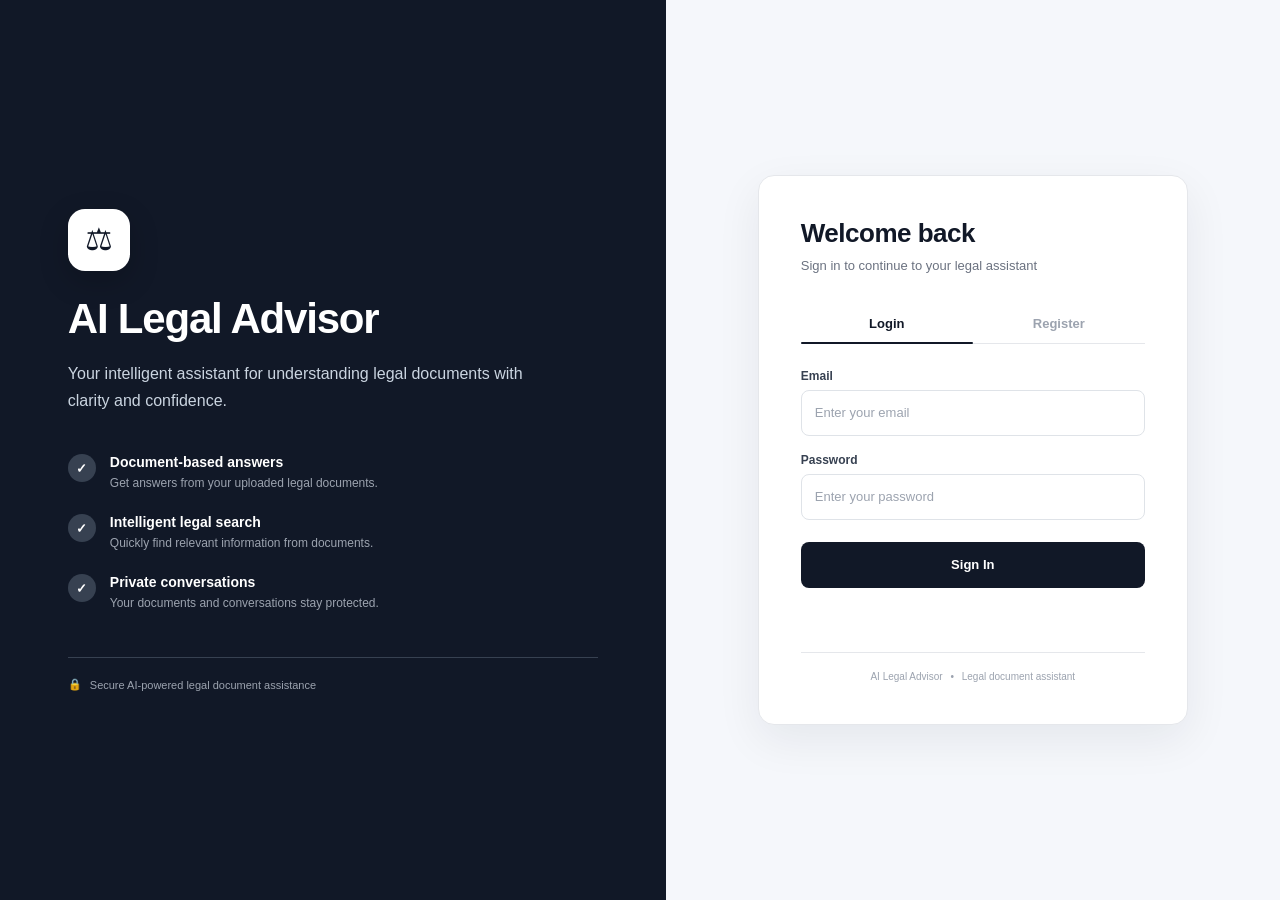
<file: frontend/index.html>
<!DOCTYPE html>
<html lang="en">

<head>

    <meta charset="UTF-8">

    <meta
        name="viewport"
        content="width=device-width, initial-scale=1.0"
    >

    <title>AI Legal Advisor</title>

    <link
        rel="stylesheet"
        href="/frontend/style.css"
    >

</head>

<body>

    <main class="page">

        <!-- =====================================
             LEFT BRAND SECTION
        ====================================== -->

        <section class="brand-section">

            <div class="brand-content">

                <div class="logo">
                    ⚖
                </div>

                <h1>
                    AI Legal Advisor
                </h1>

                <p class="brand-description">
                    Your intelligent assistant for
                    understanding legal documents
                    with clarity and confidence.
                </p>


                <div class="feature-list">

                    <div class="feature">

                        <span class="feature-icon">
                            ✓
                        </span>

                        <div>
                            <strong>
                                Document-based answers
                            </strong>

                            <p>
                                Get answers from your uploaded legal documents.
                            </p>
                        </div>

                    </div>


                    <div class="feature">

                        <span class="feature-icon">
                            ✓
                        </span>

                        <div>
                            <strong>
                                Intelligent legal search
                            </strong>

                            <p>
                                Quickly find relevant information from documents.
                            </p>
                        </div>

                    </div>


                    <div class="feature">

                        <span class="feature-icon">
                            ✓
                        </span>

                        <div>
                            <strong>
                                Private conversations
                            </strong>

                            <p>
                                Your documents and conversations stay protected.
                            </p>
                        </div>

                    </div>

                </div>


                <div class="legal-note">

                    <span>🔒</span>

                    Secure AI-powered legal document assistance

                </div>

            </div>

        </section>


        <!-- =====================================
             AUTH SECTION
        ====================================== -->

        <section class="auth-section">

            <div class="auth-card">


                <div class="mobile-logo">

                    <div class="logo">
                        ⚖
                    </div>

                    <h1>
                        AI Legal Advisor
                    </h1>

                </div>


                <div class="auth-heading">

                    <h2 id="authTitle">
                        Welcome back
                    </h2>

                    <p id="authSubtitle">
                        Sign in to continue to your legal assistant
                    </p>

                </div>


                <!-- =================================
                     TABS
                ================================== -->

                <div class="tabs">

                    <button
                        id="loginTab"
                        class="tab active"
                        onclick="showLogin()"
                    >
                        Login
                    </button>

                    <button
                        id="registerTab"
                        class="tab"
                        onclick="showRegister()"
                    >
                        Register
                    </button>

                </div>


                <!-- =================================
                     LOGIN
                ================================== -->

                <form
                    id="loginForm"
                    onsubmit="login(event)"
                >

                    <div class="input-group">

                        <label for="loginEmail">
                            Email
                        </label>

                        <input
                            type="email"
                            id="loginEmail"
                            placeholder="Enter your email"
                            autocomplete="email"
                            required
                        >

                    </div>


                    <div class="input-group">

                        <label for="loginPassword">
                            Password
                        </label>

                        <input
                            type="password"
                            id="loginPassword"
                            placeholder="Enter your password"
                            autocomplete="current-password"
                            required
                        >

                    </div>


                    <button
                        type="submit"
                        class="primary-btn"
                    >
                        Sign In
                    </button>

                </form>


                <!-- =================================
                     REGISTER
                ================================== -->

                <form
                    id="registerForm"
                    class="hidden"
                    onsubmit="register(event)"
                >

                    <div class="input-group">

                        <label for="registerName">
                            Full Name
                        </label>

                        <input
                            type="text"
                            id="registerName"
                            placeholder="Enter your full name"
                            autocomplete="name"
                            required
                        >

                    </div>


                    <div class="input-group">

                        <label for="registerEmail">
                            Email
                        </label>

                        <input
                            type="email"
                            id="registerEmail"
                            placeholder="Enter your email"
                            autocomplete="email"
                            required
                        >

                    </div>


                    <div class="input-group">

                        <label for="registerPassword">
                            Password
                        </label>

                        <input
                            type="password"
                            id="registerPassword"
                            placeholder="Create a password"
                            autocomplete="new-password"
                            required
                        >

                    </div>


                    <button
                        type="submit"
                        class="primary-btn"
                    >
                        Create Account
                    </button>

                </form>


                <!-- =================================
                     MESSAGE
                ================================== -->

                <p
                    id="message"
                    class="message"
                ></p>


                <div class="auth-footer">

                    AI Legal Advisor

                    <span>•</span>

                    Legal document assistant

                </div>

            </div>

        </section>

    </main>


    <script src="/frontend/script.js"></script>

</body>

</html>
</file>
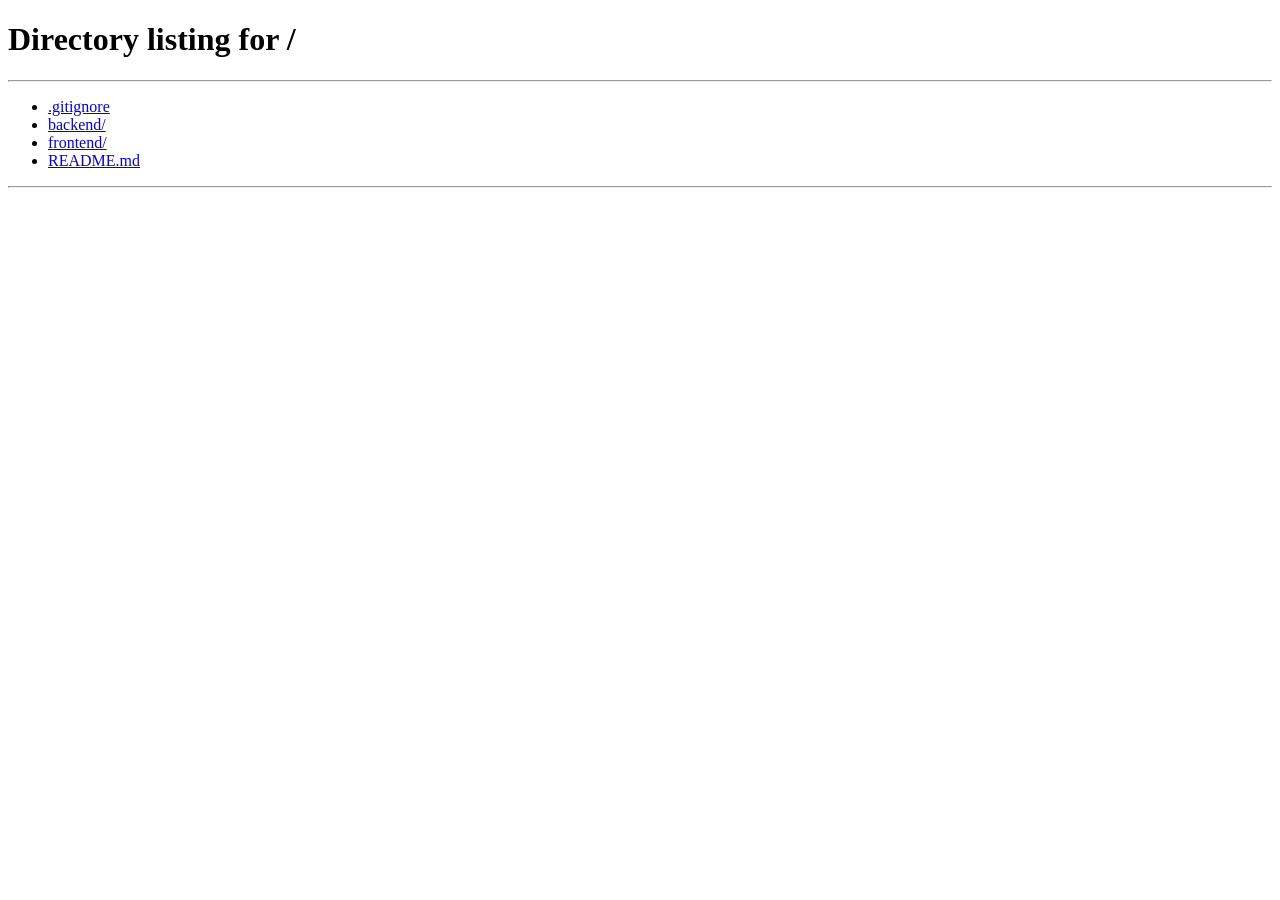
<file: frontend/chat.html>
<!DOCTYPE html>
<html lang="en">

<head>

    <meta charset="UTF-8">

    <meta
        name="viewport"
        content="width=device-width, initial-scale=1.0"
    >

    <title>Legal Chat | AI Legal Advisor</title>

    <link
        rel="stylesheet"
        href="/frontend/chat.css"
    >

</head>

<body>

    <!-- =========================================
         TOP NAVBAR
    ========================================== -->

    <header class="navbar">

        <div class="brand">

            <div class="brand-icon">
                ⚖
            </div>

            <div>

                <div class="brand-title">
                    AI Legal Advisor
                </div>

                <div class="brand-subtitle">
                    Intelligent Legal Assistant
                </div>

            </div>

        </div>


        <div class="nav-actions">

            <button
                class="dashboard-btn"
                onclick="goDashboard()"
            >
                Dashboard
            </button>

            <button
                class="logout-btn"
                onclick="logout()"
            >
                Logout
            </button>

        </div>

    </header>


    <!-- =========================================
         MAIN CHAT LAYOUT
    ========================================== -->

    <main class="chat-layout">


        <!-- =====================================
             SIDEBAR
        ====================================== -->

        <aside class="sidebar">


            <button
                class="new-chat-btn"
                onclick="createConversation()"
            >

                <span class="plus-icon">
                    +
                </span>

                New Conversation

            </button>


            <div class="sidebar-heading">

                <span>
                    Conversations
                </span>

                <span
                    id="conversationCount"
                    class="conversation-count"
                >
                    0
                </span>

            </div>


            <div
                id="conversationList"
                class="conversation-list"
            >

                <div class="sidebar-loading">

                    Loading conversations...

                </div>

            </div>


            <div class="sidebar-footer">

                <div class="secure-badge">

                    🔒 Your conversations are private

                </div>

            </div>

        </aside>


        <!-- =====================================
             CHAT CONTENT
        ====================================== -->

        <section class="chat-area">


            <!-- CHAT HEADER -->

            <div class="chat-header">

                <div>

                    <div class="chat-title-row">

                        <h1 id="chatTitle">
                            Legal Assistant
                        </h1>

                        <span class="online-dot"></span>

                    </div>

                    <p id="chatSubtitle">
                        Ask questions based on your uploaded legal documents.
                    </p>

                </div>

            </div>


            <!-- Hidden conversation ID -->

            <input
                type="hidden"
                id="conversationId"
            >


            <!-- =================================
                 MESSAGES
            ================================== -->

            <div
                id="messages"
                class="messages"
            >

                <div class="welcome-screen">

                    <div class="welcome-icon">
                        ⚖
                    </div>

                    <h2>
                        Welcome to your Legal Assistant
                    </h2>

                    <p id="WelcomeText">
                        Your conservation is ready.Ask a question about your document.
                    </p>

                    <div class="suggestions">

                        <button
                            onclick="useSuggestion(
                                'What are the main features of legal rights?'
                            )"
                        >
                            What are the main features of legal rights?
                        </button>

                        <button
                            onclick="useSuggestion(
                                'What fundamental rights are mentioned in the document?'
                            )"
                        >
                            What fundamental rights are mentioned?
                        </button>

                    </div>

                </div>

            </div>


            <!-- =================================
                 INPUT AREA
            ================================== -->

            <div class="input-container">

                <div class="input-box">

                    <textarea
                        id="question"
                        rows="1"
                        placeholder="Ask a legal question..."
                        onkeydown="handleEnter(event)"
                    ></textarea>


                    <button
                        id="askButton"
                        class="send-btn"
                        onclick="askQuestion()"
                        title="Send question"
                    >

                        <span id="sendIcon">
                            ➤
                        </span>

                    </button>

                </div>


                <div class="input-footer">

                    <span>
                        AI-generated answers are based only on your uploaded documents.
                    </span>

                    <span>
                        Press Enter to send
                    </span>

                </div>

            </div>


            <!-- STATUS -->

            <div
                id="statusMessage"
                class="status-message"
            ></div>


        </section>

    </main>


    <script src="/frontend/chat.js"></script>

</body>

</html>
</file>
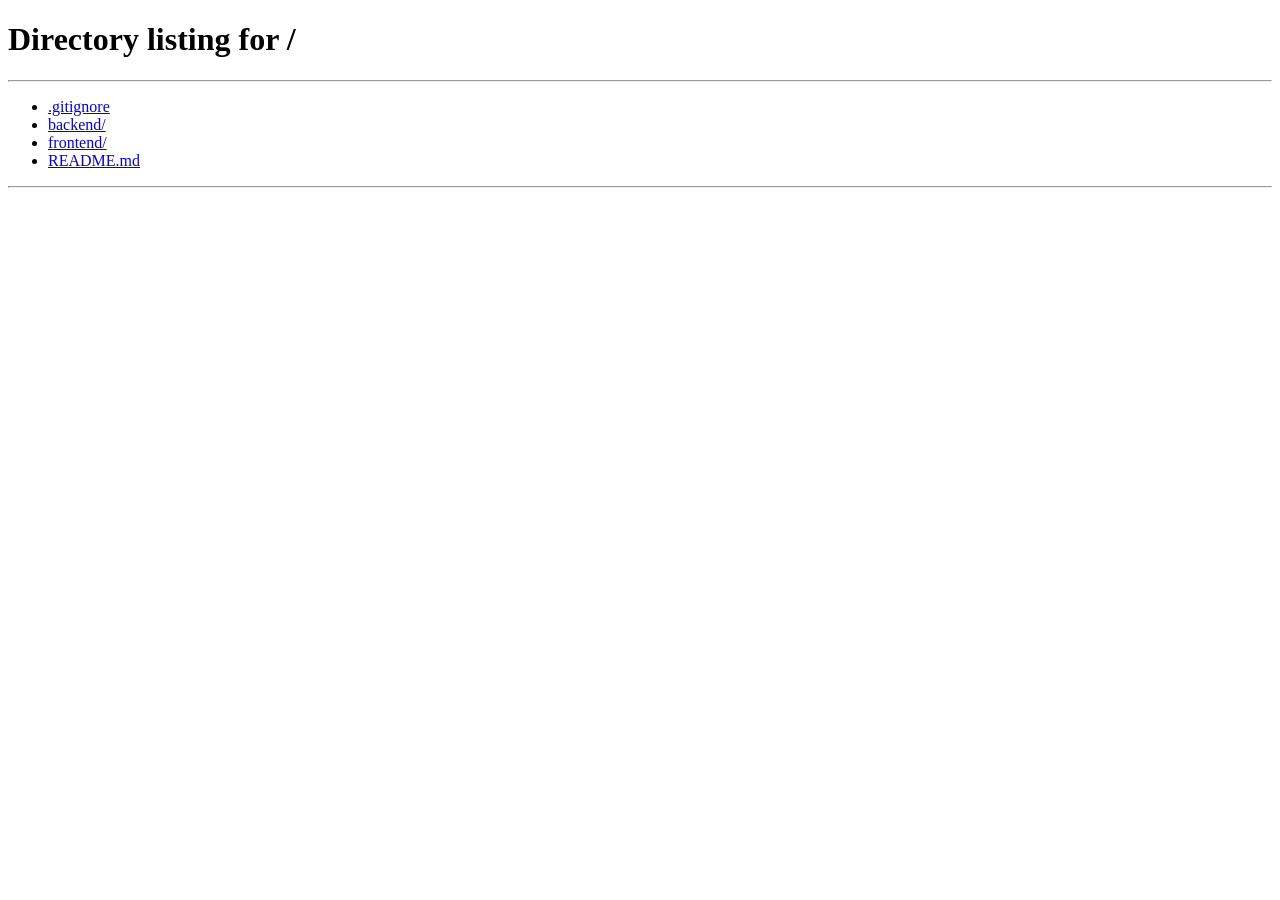
<file: frontend/dashboard.html>
<!DOCTYPE html>
<html lang="en">

<head>

    <meta charset="UTF-8">

    <meta
        name="viewport"
        content="width=device-width, initial-scale=1.0"
    >

    <title>AI Legal Advisor</title>

    <link
        rel="stylesheet"
        href="/frontend/dashboard.css"
    >

</head>

<body>

<header class="navbar">

    <div class="brand">
        <div class="brand-icon">⚖</div>

        <div>
            <div class="brand-title">
                AI Legal Advisor
            </div>

            <div class="brand-subtitle">
                Understand your legal documents with AI
            </div>
        </div>
    </div>

    <button
        class="logout-btn"
        onclick="logout()"
    >
        Logout
    </button>

</header>


<main class="dashboard-container">

    <!-- ==========================================
         INTRO
    =========================================== -->

    <section class="intro-section">

        <h1>
            Your Legal Workspace
        </h1>

        <p>
            Upload a legal document, understand its important points,
            and ask AI questions about it.
        </p>

    </section>


    <!-- ==========================================
         LEGAL VALUES
    =========================================== -->

    <section class="values-grid">

        <div class="value-card">

            <div class="value-icon">
                ⚖
            </div>

            <div>

                <h3>
                    Equality & Dignity
                </h3>

                <p>
                    Everyone deserves fair and respectful treatment.
                </p>

            </div>

        </div>


        <div class="value-card">

            <div class="value-icon">
                🛡
            </div>

            <div>

                <h3>
                    Human Rights
                </h3>

                <p>
                    Basic rights protect freedom, safety and dignity.
                </p>

            </div>

        </div>


        <div class="value-card">

            <div class="value-icon">
                ⚙
            </div>

            <div>

                <h3>
                    Justice & Fairness
                </h3>

                <p>
                    Legal systems help protect rights and resolve disputes.
                </p>

            </div>

        </div>

    </section>


    <!-- ==========================================
         UPLOAD
    =========================================== -->

    <section class="upload-card">

        <div class="upload-icon">
            📄
        </div>

        <div class="upload-content">

            <h2>
                Upload a Legal Document
            </h2>

            <p>
                Upload a PDF and get an automatic AI analysis
                of its important points.
            </p>

            <label
                for="pdfFile"
                class="choose-file-btn"
            >
                + Choose PDF
            </label>

            <input
                type="file"
                id="pdfFile"
                accept=".pdf,application/pdf"
                hidden
            >

            <button
                id="uploadBtn"
                class="upload-btn"
                onclick="uploadDocument()"
            >
                Upload PDF
            </button>

            <div
                id="uploadMessage"
                class="upload-message"
            ></div>

        </div>

    </section>


    <!-- ==========================================
         DOCUMENTS
    =========================================== -->

    <section class="documents-section">

        <div class="section-title-row">

            <div>

                <h2>
                    Your Documents
                </h2>

                <p>
                    View analysis or ask questions about your documents.
                </p>

            </div>

            <button
                class="refresh-btn"
                onclick="loadDocuments()"
            >
                ↻ Refresh
            </button>

        </div>


        <div
            id="documentsList"
            class="documents-grid"
        >

            <div class="loading">
                Loading documents...
            </div>

        </div>

    </section>


    <!-- ==========================================
         WORKSPACE
    =========================================== -->

    <section class="workspace-section">

        <h2>
            Workspace
        </h2>

        <div class="workspace-grid">

            <div class="workspace-card">

                <div class="workspace-icon">
                    📑
                </div>

                <h3>
                    Summary
                </h3>

                <p>
                    Read the important points and AI-generated
                    analysis of your uploaded documents.
                </p>

                <p class="workspace-note">
                    Select a document above to view its analysis.
                </p>

            </div>


            <div class="workspace-card">

                <div class="workspace-icon">
                    💬
                </div>

                <h3>
                    Chats
                </h3>

                <p>
                    Ask questions and discuss your uploaded
                    legal documents with AI.
                </p>

                <p class="workspace-note">
                    Use "Ask AI" on a document to start.
                </p>

            </div>

        </div>

    </section>

</main>


<script src="/frontend/dashboard.js"></script>

</body>

</html>
</file>
<file: frontend/style.css>
* {
    box-sizing: border-box;
    margin: 0;
    padding: 0;
}

:root {
    --bg: #f5f7fb;
    --white: #ffffff;
    --dark: #111827;
    --dark-hover: #000000;
    --text: #172033;
    --muted: #6b7280;
    --border: #e5e7eb;
    --soft: #f8fafc;
}


/* =========================================
   BODY
========================================= */

body {

    min-height: 100vh;

    font-family:
        Inter,
        -apple-system,
        BlinkMacSystemFont,
        "Segoe UI",
        Arial,
        sans-serif;

    background: var(--bg);

    color: var(--text);
}


/* =========================================
   PAGE
========================================= */

.page {

    min-height: 100vh;

    display: flex;
}


/* =========================================
   LEFT BRAND SECTION
========================================= */

.brand-section {

    width: 52%;

    min-height: 100vh;

    background: #111827;

    color: white;

    display: flex;

    align-items: center;

    justify-content: center;

    padding: 60px;
}


.brand-content {

    width: 100%;

    max-width: 530px;
}


.logo {

    width: 62px;

    height: 62px;

    border-radius: 17px;

    background: white;

    color: #111827;

    display: flex;

    align-items: center;

    justify-content: center;

    font-size: 31px;

    margin-bottom: 25px;

    box-shadow:
        0 10px 30px
        rgba(0, 0, 0, 0.2);
}


.brand-content h1 {

    font-size: 42px;

    line-height: 1.1;

    letter-spacing: -1.2px;

    margin-bottom: 18px;
}


.brand-description {

    max-width: 470px;

    font-size: 16px;

    line-height: 1.7;

    color: #cbd5e1;

    margin-bottom: 40px;
}


/* =========================================
   FEATURES
========================================= */

.feature-list {

    display: flex;

    flex-direction: column;

    gap: 22px;
}


.feature {

    display: flex;

    align-items: flex-start;

    gap: 14px;
}


.feature-icon {

    width: 28px;

    height: 28px;

    flex-shrink: 0;

    border-radius: 50%;

    background: #374151;

    display: flex;

    align-items: center;

    justify-content: center;

    font-size: 13px;

    font-weight: bold;
}


.feature strong {

    display: block;

    font-size: 14px;

    margin-bottom: 4px;
}


.feature p {

    color: #9ca3af;

    font-size: 12px;

    line-height: 1.5;
}


/* =========================================
   LEGAL NOTE
========================================= */

.legal-note {

    margin-top: 45px;

    padding-top: 20px;

    border-top: 1px solid #374151;

    color: #9ca3af;

    font-size: 11px;

    display: flex;

    align-items: center;

    gap: 8px;
}


/* =========================================
   AUTH SECTION
========================================= */

.auth-section {

    width: 48%;

    min-height: 100vh;

    display: flex;

    align-items: center;

    justify-content: center;

    padding: 40px;
}


.auth-card {

    width: 100%;

    max-width: 430px;

    background: var(--white);

    padding: 42px;

    border: 1px solid var(--border);

    border-radius: 16px;

    box-shadow:
        0 15px 45px
        rgba(15, 23, 42, 0.07);
}


/* =========================================
   MOBILE LOGO
========================================= */

.mobile-logo {

    display: none;
}


/* =========================================
   AUTH HEADING
========================================= */

.auth-heading {

    margin-bottom: 28px;
}


.auth-heading h2 {

    font-size: 26px;

    letter-spacing: -0.5px;

    color: #111827;

    margin-bottom: 7px;
}


.auth-heading p {

    font-size: 13px;

    line-height: 1.5;

    color: var(--muted);
}


/* =========================================
   TABS
========================================= */

.tabs {

    display: flex;

    border-bottom: 1px solid var(--border);

    margin-bottom: 25px;
}


.tab {

    flex: 1;

    padding: 12px 8px;

    border: none;

    background: transparent;

    color: #9ca3af;

    cursor: pointer;

    font-size: 13px;

    font-weight: 600;

    position: relative;

    transition: 0.2s ease;
}


.tab:hover {

    color: #374151;
}


.tab.active {

    color: #111827;
}


.tab.active::after {

    content: "";

    position: absolute;

    left: 0;

    right: 0;

    bottom: -1px;

    height: 2px;

    background: #111827;

    border-radius: 3px;
}


/* =========================================
   FORM
========================================= */

form {

    display: flex;

    flex-direction: column;

    gap: 17px;
}


.input-group {

    display: flex;

    flex-direction: column;

    gap: 7px;
}


.input-group label {

    font-size: 12px;

    font-weight: 600;

    color: #374151;
}


.input-group input {

    width: 100%;

    height: 46px;

    padding: 0 13px;

    border: 1px solid #dfe3e8;

    border-radius: 8px;

    background: white;

    color: #111827;

    font-family: inherit;

    font-size: 13px;

    outline: none;

    transition: 0.2s ease;
}


.input-group input::placeholder {

    color: #9ca3af;
}


.input-group input:hover {

    border-color: #cbd5e1;
}


.input-group input:focus {

    border-color: #6b7280;

    box-shadow:
        0 0 0 3px
        rgba(107, 114, 128, 0.1);
}


/* =========================================
   PRIMARY BUTTON
========================================= */

.primary-btn {

    width: 100%;

    height: 46px;

    margin-top: 5px;

    border: none;

    border-radius: 8px;

    background: #111827;

    color: white;

    cursor: pointer;

    font-family: inherit;

    font-size: 13px;

    font-weight: 600;

    transition: 0.2s ease;
}


.primary-btn:hover {

    background: #000000;

    transform: translateY(-1px);

    box-shadow:
        0 7px 18px
        rgba(15, 23, 42, 0.15);
}


.primary-btn:active {

    transform: translateY(0);
}


/* =========================================
   MESSAGE
========================================= */

.message {

    min-height: 20px;

    margin-top: 16px;

    text-align: center;

    font-size: 12px;

    color: #6b7280;
}


/* =========================================
   FOOTER
========================================= */

.auth-footer {

    margin-top: 28px;

    padding-top: 18px;

    border-top: 1px solid var(--border);

    text-align: center;

    color: #9ca3af;

    font-size: 10px;
}


.auth-footer span {

    margin: 0 5px;
}


/* =========================================
   HIDDEN
========================================= */

.hidden {

    display: none !important;
}


/* =========================================
   RESPONSIVE — TABLET
========================================= */

@media (max-width: 900px) {

    .brand-section {

        width: 45%;

        padding: 40px;
    }

    .auth-section {

        width: 55%;

        padding: 25px;
    }

    .brand-content h1 {

        font-size: 34px;
    }

    .brand-description {

        font-size: 14px;
    }

    .auth-card {

        padding: 32px;
    }

}


/* =========================================
   RESPONSIVE — MOBILE
========================================= */

@media (max-width: 700px) {

    .page {

        display: block;

        min-height: 100vh;
    }


    .brand-section {

        display: none;
    }


    .auth-section {

        width: 100%;

        min-height: 100vh;

        padding: 20px;

        align-items: center;
    }


    .auth-card {

        max-width: 450px;

        padding: 30px 24px;

        border-radius: 14px;
    }


    .mobile-logo {

        display: flex;

        flex-direction: column;

        align-items: center;

        margin-bottom: 25px;
    }


    .mobile-logo .logo {

        width: 50px;

        height: 50px;

        font-size: 25px;

        margin-bottom: 10px;

        background: #111827;

        color: white;
    }


    .mobile-logo h1 {

        font-size: 19px;

        color: #111827;
    }


    .auth-heading {

        text-align: center;
    }


    .auth-heading h2 {

        font-size: 23px;
    }

}


/* =========================================
   SMALL MOBILE
========================================= */

@media (max-width: 400px) {

    .auth-section {

        padding: 12px;
    }


    .auth-card {

        padding: 25px 18px;
    }


    .auth-heading h2 {

        font-size: 21px;
    }


    .input-group input {

        height: 44px;
    }


    .primary-btn {

        height: 44px;
    }

}
</file>
<file: frontend/chat.css>
* {
    box-sizing: border-box;
    margin: 0;
    padding: 0;
}

:root {
    --bg: #f5f7fb;
    --white: #ffffff;
    --border: #e5e7eb;
    --text: #172033;
    --muted: #6b7280;
    --primary: #1f2937;
    --primary-hover: #111827;
    --sidebar: #ffffff;
    --user: #1f2937;
    --ai: #f8fafc;
    --shadow: 0 8px 30px rgba(15, 23, 42, 0.06);
}


/* =========================================
   BODY
========================================= */

body {

    font-family:
        Inter,
        -apple-system,
        BlinkMacSystemFont,
        "Segoe UI",
        Arial,
        sans-serif;

    background: var(--bg);

    color: var(--text);

    height: 100vh;

    overflow: hidden;
}


/* =========================================
   NAVBAR
========================================= */

.navbar {

    height: 68px;

    background: var(--white);

    border-bottom: 1px solid var(--border);

    display: flex;

    align-items: center;

    justify-content: space-between;

    padding: 0 28px;

    position: relative;

    z-index: 10;
}


.brand {

    display: flex;

    align-items: center;

    gap: 12px;
}


.brand-icon {

    width: 40px;

    height: 40px;

    border-radius: 10px;

    background: #111827;

    color: white;

    display: flex;

    align-items: center;

    justify-content: center;

    font-size: 21px;
}


.brand-title {

    font-size: 16px;

    font-weight: 700;

    letter-spacing: -0.2px;
}


.brand-subtitle {

    font-size: 11px;

    color: var(--muted);

    margin-top: 2px;
}


.nav-actions {

    display: flex;

    align-items: center;

    gap: 10px;
}


.dashboard-btn,
.logout-btn {

    border: 1px solid var(--border);

    background: white;

    padding: 9px 15px;

    border-radius: 8px;

    font-size: 13px;

    cursor: pointer;

    transition: 0.2s ease;
}


.dashboard-btn:hover {

    background: #f8fafc;
}


.logout-btn {

    background: #111827;

    color: white;

    border-color: #111827;
}


.logout-btn:hover {

    background: #000;
}


/* =========================================
   MAIN LAYOUT
========================================= */

.chat-layout {

    height: calc(100vh - 68px);

    display: flex;
}


/* =========================================
   SIDEBAR
========================================= */

.sidebar {

    width: 285px;

    min-width: 285px;

    background: var(--sidebar);

    border-right: 1px solid var(--border);

    display: flex;

    flex-direction: column;

    padding: 20px 15px;
}


.new-chat-btn {

    width: 100%;

    height: 44px;

    border: none;

    border-radius: 9px;

    background: var(--primary);

    color: white;

    font-size: 13px;

    font-weight: 600;

    cursor: pointer;

    display: flex;

    align-items: center;

    justify-content: center;

    gap: 8px;

    transition: 0.2s ease;
}


.new-chat-btn:hover {

    background: var(--primary-hover);

    transform: translateY(-1px);
}


.plus-icon {

    font-size: 19px;

    line-height: 1;
}


.sidebar-heading {

    display: flex;

    align-items: center;

    justify-content: space-between;

    margin: 25px 6px 12px;

    font-size: 12px;

    font-weight: 700;

    color: #4b5563;

    text-transform: uppercase;

    letter-spacing: 0.6px;
}


.conversation-count {

    min-width: 22px;

    height: 20px;

    padding: 0 6px;

    border-radius: 10px;

    background: #f1f5f9;

    color: #64748b;

    display: flex;

    align-items: center;

    justify-content: center;

    font-size: 10px;
}


.conversation-list {

    flex: 1;

    overflow-y: auto;

    padding-right: 3px;
}


.conversation-list::-webkit-scrollbar {

    width: 5px;
}


.conversation-list::-webkit-scrollbar-thumb {

    background: #d1d5db;

    border-radius: 10px;
}


.conversation-item {

    padding: 12px 11px;

    border-radius: 9px;

    margin-bottom: 5px;

    cursor: pointer;

    border: 1px solid transparent;

    transition: 0.18s ease;

    position: relative;
}


.conversation-item:hover {

    background: #f8fafc;
}


.conversation-item.active {

    background: #f1f5f9;

    border-color: #e2e8f0;
}


.conversation-item.active::before {

    content: "";

    position: absolute;

    left: -1px;

    top: 10px;

    bottom: 10px;

    width: 3px;

    background: #111827;

    border-radius: 3px;
}


.conversation-title {

    font-size: 13px;

    font-weight: 600;

    color: #1f2937;

    white-space: nowrap;

    overflow: hidden;

    text-overflow: ellipsis;
}


.conversation-id {

    font-size: 10px;

    color: #9ca3af;

    margin-top: 4px;
}


.sidebar-loading,
.no-conversations {

    text-align: center;

    color: #9ca3af;

    font-size: 12px;

    padding: 25px 8px;
}


.sidebar-footer {

    border-top: 1px solid var(--border);

    padding-top: 14px;

    margin-top: 10px;
}


.secure-badge {

    font-size: 10px;

    color: #9ca3af;

    text-align: center;
}


/* =========================================
   CHAT AREA
========================================= */

.chat-area {

    flex: 1;

    min-width: 0;

    display: flex;

    flex-direction: column;

    padding: 0;

    background: var(--bg);
}


/* =========================================
   CHAT HEADER
========================================= */

.chat-header {

    min-height: 82px;

    background: white;

    border-bottom: 1px solid var(--border);

    display: flex;

    align-items: center;

    padding: 0 30px;
}


.chat-title-row {

    display: flex;

    align-items: center;

    gap: 8px;
}


.chat-header h1 {

    font-size: 18px;

    font-weight: 700;

    color: #111827;
}


.chat-header p {

    font-size: 12px;

    color: var(--muted);

    margin-top: 5px;
}


.online-dot {

    width: 7px;

    height: 7px;

    border-radius: 50%;

    background: #22c55e;
}


/* =========================================
   MESSAGES
========================================= */

.messages {

    flex: 1;

    overflow-y: auto;

    padding: 30px;

    scroll-behavior: smooth;
}


.messages::-webkit-scrollbar {

    width: 7px;
}


.messages::-webkit-scrollbar-thumb {

    background: #d1d5db;

    border-radius: 10px;
}


/* =========================================
   WELCOME SCREEN
========================================= */

.welcome-screen {

    max-width: 650px;

    margin: 70px auto;

    text-align: center;
}


.welcome-icon {

    width: 64px;

    height: 64px;

    margin: 0 auto 20px;

    border-radius: 18px;

    background: #111827;

    color: white;

    display: flex;

    align-items: center;

    justify-content: center;

    font-size: 30px;

    box-shadow: var(--shadow);
}


.welcome-screen h2 {

    font-size: 24px;

    margin-bottom: 10px;

    color: #111827;
}


.welcome-screen p {

    color: var(--muted);

    font-size: 14px;

    line-height: 1.6;

    max-width: 520px;

    margin: auto;
}


.suggestions {

    display: flex;

    justify-content: center;

    flex-wrap: wrap;

    gap: 10px;

    margin-top: 25px;
}


.suggestions button {

    background: white;

    border: 1px solid var(--border);

    border-radius: 9px;

    padding: 11px 14px;

    font-size: 12px;

    color: #374151;

    cursor: pointer;

    transition: 0.2s ease;
}


.suggestions button:hover {

    border-color: #cbd5e1;

    background: #f8fafc;

    transform: translateY(-1px);
}


/* =========================================
   MESSAGES
========================================= */

.message {

    max-width: 850px;

    margin: 0 auto 18px;

    display: flex;

    flex-direction: column;

    animation: messageAppear 0.2s ease;
}


@keyframes messageAppear {

    from {

        opacity: 0;

        transform: translateY(5px);

    }

    to {

        opacity: 1;

        transform: translateY(0);

    }

}


.user-message {

    align-items: flex-end;
}


.ai-message {

    align-items: flex-start;
}


.message-role {

    font-size: 11px;

    font-weight: 700;

    color: #6b7280;

    margin-bottom: 6px;

    padding: 0 5px;
}


.user-message > div:last-child {

    background: #111827;

    color: white;

    border-radius: 14px 14px 4px 14px;

    padding: 12px 15px;

    max-width: 75%;

    font-size: 14px;

    line-height: 1.55;

    white-space: pre-wrap;
}


.ai-message > div:last-child {

    background: white;

    border: 1px solid var(--border);

    color: #1f2937;

    border-radius: 14px 14px 14px 4px;

    padding: 14px 16px;

    max-width: 80%;

    font-size: 14px;

    line-height: 1.65;

    white-space: pre-wrap;

    box-shadow: 0 2px 8px rgba(15, 23, 42, 0.03);
}


/* =========================================
   INPUT
========================================= */

.input-container {

    background: var(--bg);

    padding: 10px 30px 18px;

    max-width: 930px;

    width: 100%;

    margin: 0 auto;
}


.input-box {

    background: white;

    border: 1px solid #dfe3e8;

    border-radius: 14px;

    padding: 8px 8px 8px 14px;

    display: flex;

    align-items: flex-end;

    gap: 10px;

    box-shadow: 0 5px 20px rgba(15, 23, 42, 0.05);

    transition: 0.2s ease;
}


.input-box:focus-within {

    border-color: #9ca3af;

    box-shadow: 0 6px 25px rgba(15, 23, 42, 0.08);
}


.input-box textarea {

    flex: 1;

    border: none;

    outline: none;

    resize: none;

    min-height: 42px;

    max-height: 130px;

    padding: 11px 4px;

    font-family: inherit;

    font-size: 14px;

    line-height: 1.4;

    color: #111827;

    background: transparent;
}


.input-box textarea::placeholder {

    color: #9ca3af;
}


.send-btn {

    width: 42px;

    height: 42px;

    border: none;

    border-radius: 10px;

    background: #111827;

    color: white;

    cursor: pointer;

    display: flex;

    align-items: center;

    justify-content: center;

    font-size: 17px;

    transition: 0.2s ease;
}


.send-btn:hover {

    background: #000;

    transform: translateY(-1px);
}


.send-btn:disabled {

    opacity: 0.5;

    cursor: not-allowed;

    transform: none;
}


.input-footer {

    display: flex;

    justify-content: space-between;

    padding: 7px 4px 0;

    color: #9ca3af;

    font-size: 10px;
}


/* =========================================
   STATUS
========================================= */

.status-message {

    min-height: 22px;

    text-align: center;

    color: #6b7280;

    font-size: 11px;

    padding-bottom: 3px;
}


/* =========================================
   TYPING INDICATOR
========================================= */

.typing-indicator {

    display: flex;

    align-items: center;

    gap: 5px;

    padding: 14px 17px;

    background: white;

    border: 1px solid var(--border);

    border-radius: 14px 14px 14px 4px;

    width: fit-content;
}


.typing-indicator span {

    width: 6px;

    height: 6px;

    background: #9ca3af;

    border-radius: 50%;

    animation: typing 1.2s infinite;
}


.typing-indicator span:nth-child(2) {

    animation-delay: 0.15s;
}


.typing-indicator span:nth-child(3) {

    animation-delay: 0.3s;
}


@keyframes typing {

    0%,
    60%,
    100% {

        opacity: 0.3;

        transform: translateY(0);

    }

    30% {

        opacity: 1;

        transform: translateY(-3px);

    }
}


/* =========================================
   RESPONSIVE
========================================= */

@media (max-width: 850px) {

    .sidebar {

        width: 230px;

        min-width: 230px;
    }

    .messages {

        padding: 20px;
    }

    .input-container {

        padding-left: 20px;

        padding-right: 20px;
    }

}


@media (max-width: 650px) {

    body {

        overflow: auto;
    }

    .navbar {

        padding: 0 15px;
    }

    .brand-subtitle {

        display: none;
    }

    .dashboard-btn {

        display: none;
    }

    .chat-layout {

        height: calc(100vh - 68px);
    }

    .sidebar {

        width: 190px;

        min-width: 190px;

        padding: 15px 10px;
    }

    .chat-header {

        padding: 0 18px;

        min-height: 72px;
    }

    .chat-header h1 {

        font-size: 16px;
    }

    .chat-header p {

        font-size: 11px;
    }

    .messages {

        padding: 15px;
    }

    .welcome-screen {

        margin-top: 50px;
    }

    .welcome-screen h2 {

        font-size: 20px;
    }

    .suggestions {

        flex-direction: column;
    }

    .suggestions button {

        width: 100%;
    }

    .user-message > div:last-child,
    .ai-message > div:last-child {

        max-width: 92%;
    }

    .input-container {

        padding: 8px 12px 12px;
    }

    .input-footer span:last-child {

        display: none;
    }

}
.conversation-item {
    display: flex;
    align-items: center;
    justify-content: space-between;
    gap: 10px;
}

.conversation-main {
    flex: 1;
    min-width: 0;
}

.delete-conversation-btn {
    border: none;
    background: transparent;
    cursor: pointer;
    font-size: 16px;
    padding: 6px;
    opacity: 0.65;
    flex-shrink: 0;
}

.delete-conversation-btn:hover {
    opacity: 1;
}
</file>
<file: frontend/dashboard.css>
* {
    box-sizing: border-box;
    margin: 0;
    padding: 0;
}


body {
    font-family:
        Arial,
        Helvetica,
        sans-serif;

    background: #f5f7fb;

    color: #1f2937;
}


/* ==========================================
   NAVBAR
========================================== */

.navbar {

    height: 72px;

    background: #ffffff;

    border-bottom: 1px solid #e5e7eb;

    display: flex;

    align-items: center;

    justify-content: space-between;

    padding: 0 40px;

    position: sticky;

    top: 0;

    z-index: 100;
}


.brand {

    display: flex;

    align-items: center;

    gap: 12px;
}


.brand-icon {

    width: 42px;

    height: 42px;

    border-radius: 12px;

    background: #eef2ff;

    display: flex;

    align-items: center;

    justify-content: center;

    font-size: 22px;
}


.brand-title {

    font-size: 18px;

    font-weight: 700;
}


.brand-subtitle {

    font-size: 12px;

    color: #6b7280;

    margin-top: 3px;
}


.logout-btn {

    border: none;

    background: transparent;

    color: #4b5563;

    padding: 9px 16px;

    border-radius: 8px;

    cursor: pointer;

    font-size: 14px;
}


.logout-btn:hover {

    background: #f3f4f6;

    color: #111827;
}


/* ==========================================
   MAIN
========================================== */

.dashboard-container {

    width: min(1180px, 92%);

    margin: 0 auto;

    padding: 38px 0 60px;
}


/* ==========================================
   INTRO
========================================== */

.intro-section {

    margin-bottom: 28px;
}


.intro-section h1 {

    font-size: 30px;

    margin-bottom: 8px;

    color: #111827;
}


.intro-section p {

    color: #6b7280;

    font-size: 15px;

    line-height: 1.6;
}


/* ==========================================
   VALUES
========================================== */

.values-grid {

    display: grid;

    grid-template-columns:
        repeat(3, 1fr);

    gap: 16px;

    margin-bottom: 28px;
}


.value-card {

    background: #ffffff;

    border: 1px solid #e5e7eb;

    border-radius: 14px;

    padding: 20px;

    display: flex;

    gap: 14px;

    align-items: flex-start;
}


.value-icon {

    width: 42px;

    height: 42px;

    flex-shrink: 0;

    border-radius: 10px;

    background: #f3f4f6;

    display: flex;

    align-items: center;

    justify-content: center;

    font-size: 20px;
}


.value-card h3 {

    font-size: 15px;

    margin-bottom: 6px;
}


.value-card p {

    color: #6b7280;

    font-size: 13px;

    line-height: 1.5;
}


/* ==========================================
   UPLOAD CARD
========================================== */

.upload-card {

    background: #ffffff;

    border: 1px solid #e5e7eb;

    border-radius: 16px;

    padding: 28px;

    display: flex;

    align-items: center;

    gap: 22px;

    margin-bottom: 38px;
}


.upload-icon {

    width: 62px;

    height: 62px;

    border-radius: 14px;

    background: #eef2ff;

    display: flex;

    align-items: center;

    justify-content: center;

    font-size: 28px;

    flex-shrink: 0;
}


.upload-content {

    flex: 1;
}


.upload-content h2 {

    font-size: 20px;

    margin-bottom: 7px;
}


.upload-content p {

    color: #6b7280;

    font-size: 14px;

    margin-bottom: 18px;
}


.choose-file-btn,
.upload-btn {

    display: inline-block;

    border: none;

    border-radius: 8px;

    padding: 10px 16px;

    font-size: 14px;

    cursor: pointer;

    margin-right: 8px;
}


.choose-file-btn {

    background: #f3f4f6;

    color: #374151;
}


.choose-file-btn:hover {

    background: #e5e7eb;
}


.upload-btn {

    background: #111827;

    color: #ffffff;
}


.upload-btn:hover {

    background: #374151;
}


.upload-btn:disabled {

    opacity: 0.6;

    cursor: not-allowed;
}


.upload-message {

    margin-top: 12px;

    font-size: 13px;

    color: #4b5563;
}


/* ==========================================
   DOCUMENTS
========================================== */

.documents-section {

    margin-bottom: 42px;
}


.section-title-row {

    display: flex;

    justify-content: space-between;

    align-items: center;

    margin-bottom: 18px;
}


.section-title-row h2 {

    font-size: 21px;

    margin-bottom: 5px;
}


.section-title-row p {

    font-size: 13px;

    color: #6b7280;
}


.refresh-btn {

    border: 1px solid #d1d5db;

    background: #ffffff;

    padding: 8px 13px;

    border-radius: 8px;

    cursor: pointer;
}


.refresh-btn:hover {

    background: #f9fafb;
}


.documents-grid {

    display: grid;

    grid-template-columns:
        repeat(2, 1fr);

    gap: 16px;
}


.document-card {

    background: #ffffff;

    border: 1px solid #e5e7eb;

    border-radius: 14px;

    padding: 20px;
}


.document-top {

    display: flex;

    justify-content: space-between;

    align-items: flex-start;

    gap: 12px;

    margin-bottom: 16px;
}


.document-info {

    display: flex;

    gap: 12px;

    align-items: center;

    min-width: 0;
}


.document-icon {

    width: 42px;

    height: 42px;

    border-radius: 10px;

    background: #fef2f2;

    display: flex;

    align-items: center;

    justify-content: center;

    flex-shrink: 0;
}


.document-name {

    font-size: 15px;

    font-weight: 600;

    word-break: break-word;
}


.document-date {

    font-size: 12px;

    color: #9ca3af;

    margin-top: 4px;
}


.document-actions {

    display: flex;

    gap: 8px;

    flex-wrap: wrap;
}


.action-btn {

    border: none;

    border-radius: 8px;

    padding: 8px 12px;

    cursor: pointer;

    font-size: 12px;
}


.analysis-btn {

    background: #eef2ff;

    color: #3730a3;
}


.chat-btn {

    background: #111827;

    color: #ffffff;
}


.delete-btn {

    background: #fef2f2;

    color: #b91c1c;
}


.action-btn:hover {

    opacity: 0.82;
}


/* ==========================================
   ANALYSIS
========================================== */

.analysis-box {

    display: none;

    border-top: 1px solid #e5e7eb;

    margin-top: 18px;

    padding-top: 18px;
}


.analysis-box.visible {

    display: block;
}


.analysis-loading {

    color: #6b7280;

    font-size: 13px;
}


.analysis-title {

    font-size: 16px;

    margin-bottom: 12px;
}


.analysis-section {

    margin-bottom: 15px;
}


.analysis-section h4 {

    font-size: 13px;

    margin-bottom: 6px;

    color: #374151;
}


.analysis-section p {

    font-size: 13px;

    line-height: 1.6;

    color: #4b5563;

    white-space: pre-wrap;
}


.analysis-section ul {

    padding-left: 20px;
}


.analysis-section li {

    font-size: 13px;

    line-height: 1.6;

    color: #4b5563;

    margin-bottom: 3px;
}


/* ==========================================
   WORKSPACE
========================================== */

.workspace-section {

    margin-top: 20px;
}


.workspace-section > h2 {

    font-size: 21px;

    margin-bottom: 18px;
}


.workspace-grid {

    display: grid;

    grid-template-columns:
        repeat(2, 1fr);

    gap: 18px;
}


.workspace-card {

    background: #ffffff;

    border: 1px solid #e5e7eb;

    border-radius: 14px;

    padding: 22px;
}


.workspace-icon {

    font-size: 23px;

    margin-bottom: 12px;
}


.workspace-card h3 {

    font-size: 17px;

    margin-bottom: 8px;
}


.workspace-card p {

    font-size: 13px;

    color: #6b7280;

    line-height: 1.6;
}


.workspace-note {

    margin-top: 12px;

    font-size: 12px !important;

    color: #9ca3af !important;
}


/* ==========================================
   STATES
========================================== */

.loading,
.empty-state {

    background: #ffffff;

    border: 1px dashed #d1d5db;

    border-radius: 14px;

    padding: 30px;

    text-align: center;

    color: #6b7280;

    font-size: 14px;

    grid-column: 1 / -1;
}


/* ==========================================
   RESPONSIVE
========================================== */

@media (max-width: 850px) {

    .values-grid {

        grid-template-columns: 1fr;
    }

    .documents-grid {

        grid-template-columns: 1fr;
    }

    .workspace-grid {

        grid-template-columns: 1fr;
    }

}


@media (max-width: 600px) {

    .navbar {

        padding: 0 18px;
    }

    .brand-subtitle {

        display: none;
    }

    .dashboard-container {

        width: 94%;

        padding-top: 25px;
    }

    .intro-section h1 {

        font-size: 25px;
    }

    .upload-card {

        flex-direction: column;

        align-items: flex-start;
    }

    .section-title-row {

        align-items: flex-start;

        gap: 12px;
    }

    .document-actions {

        margin-top: 8px;
    }

}
</file>
